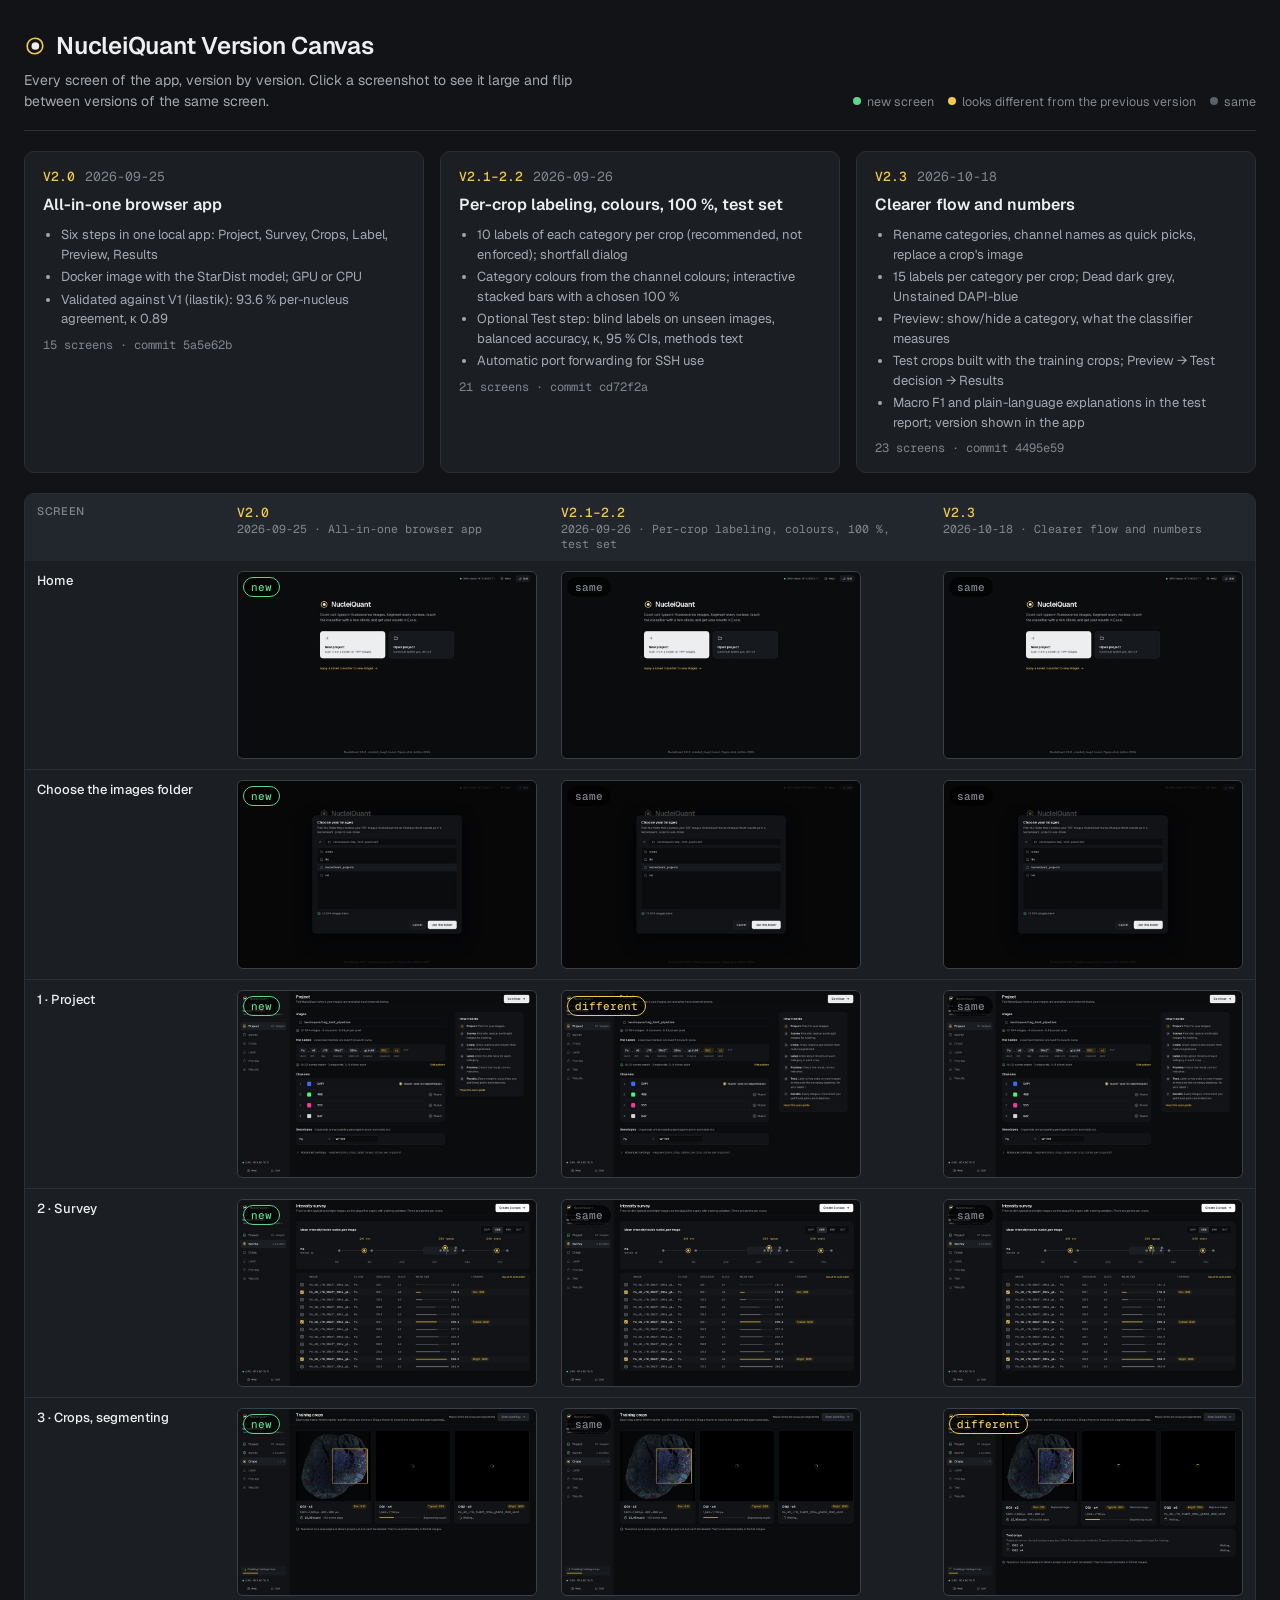
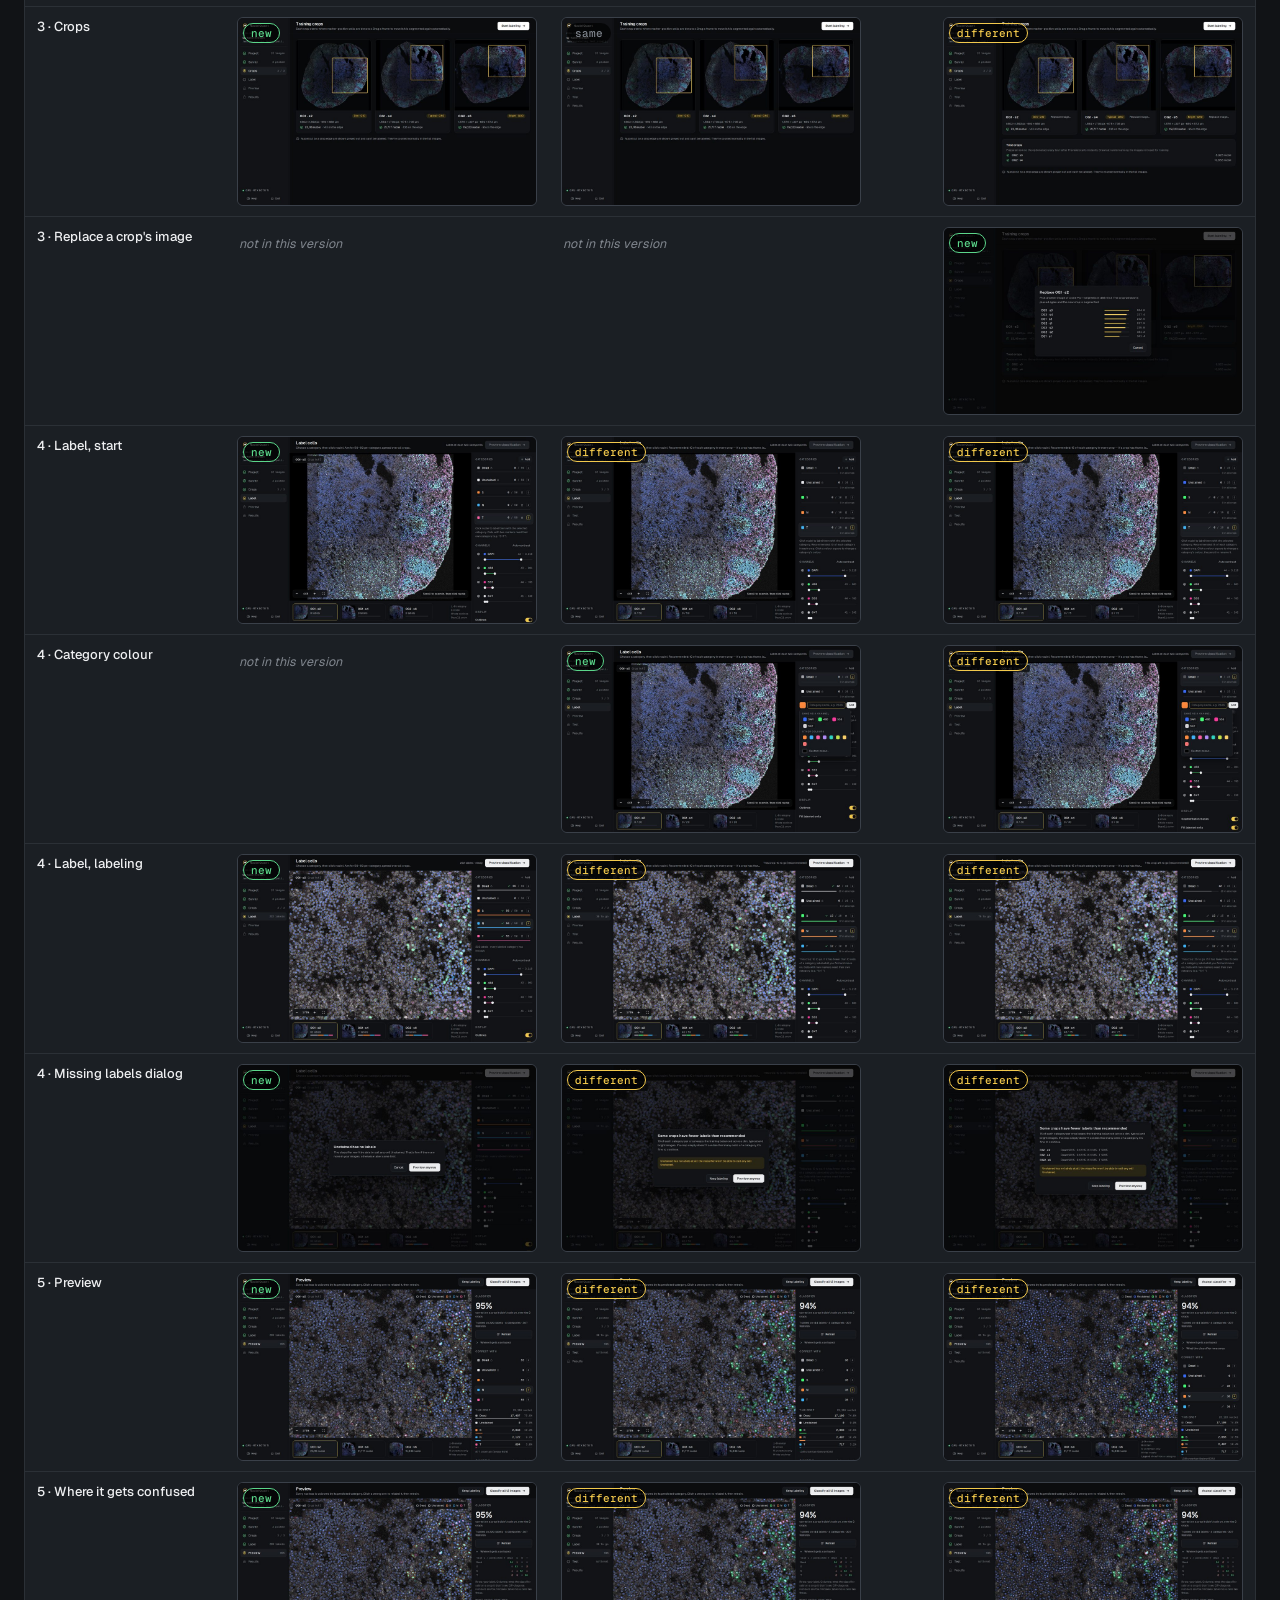
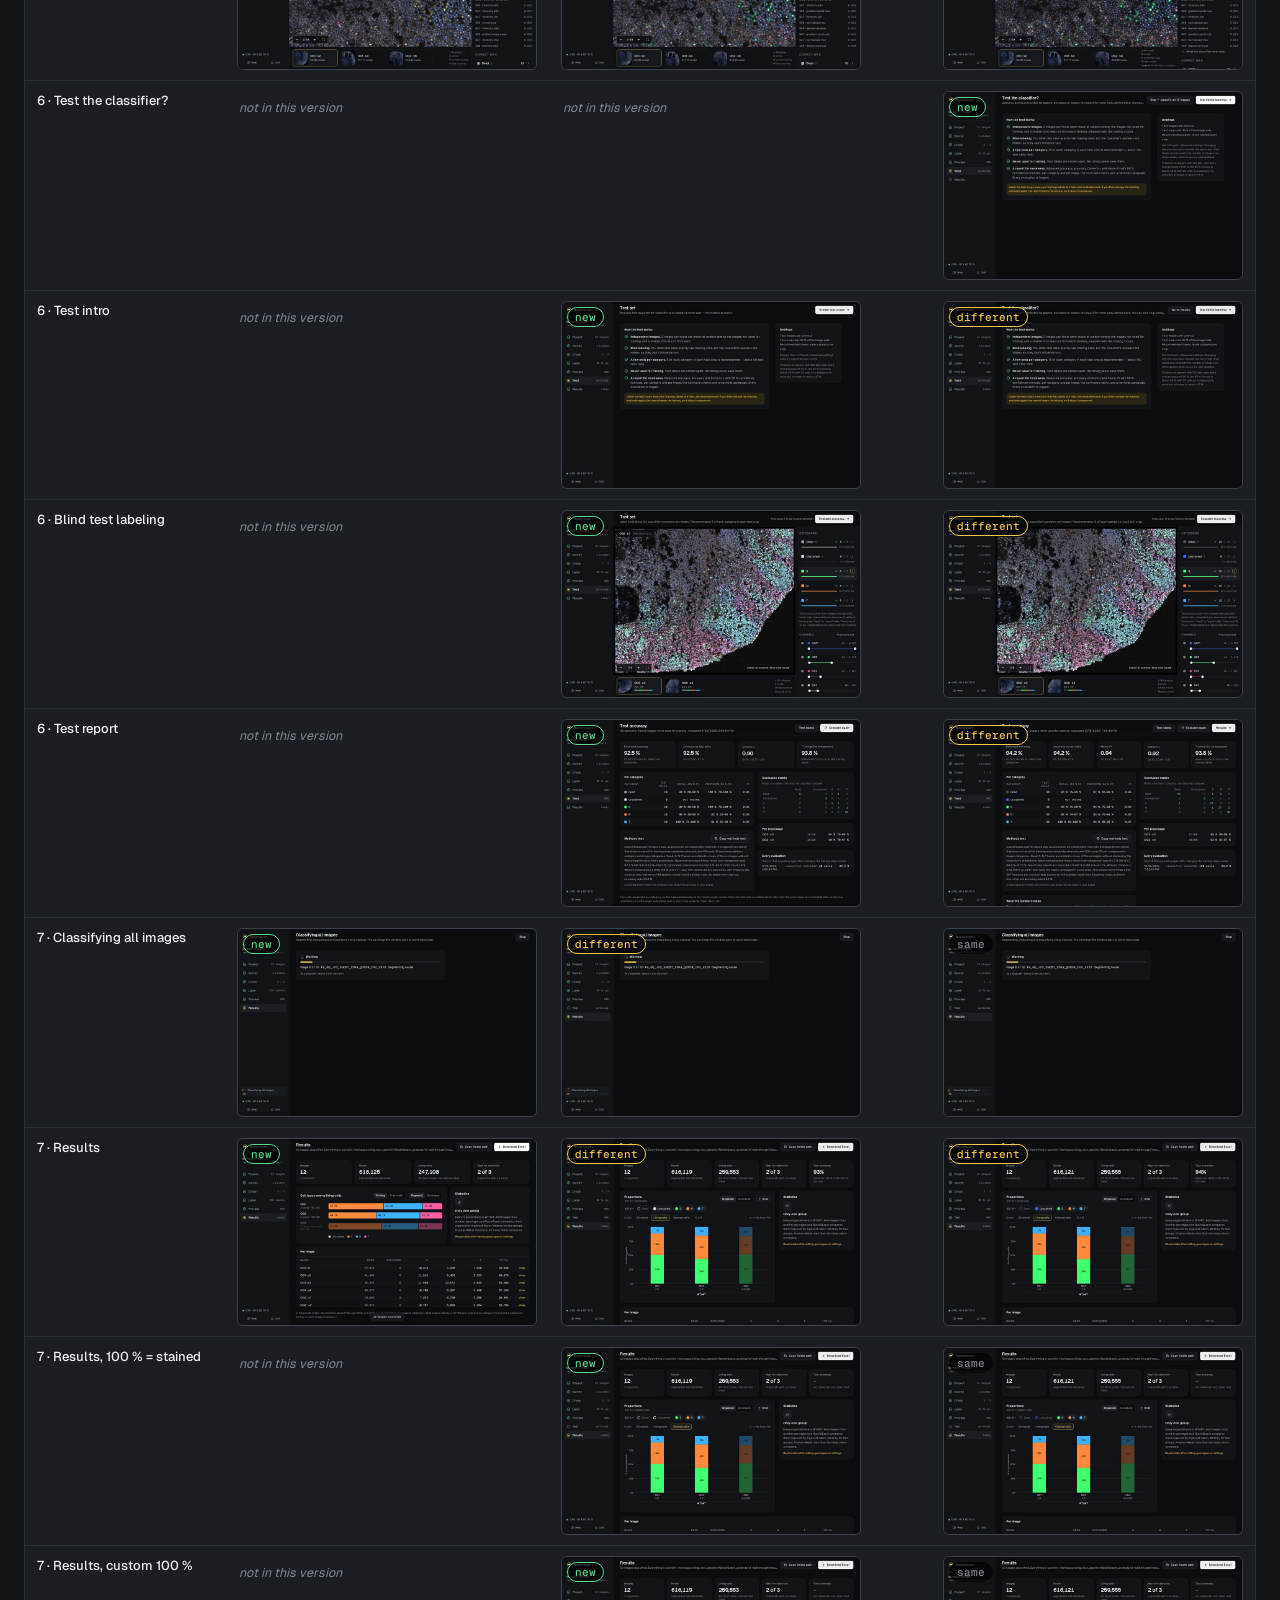
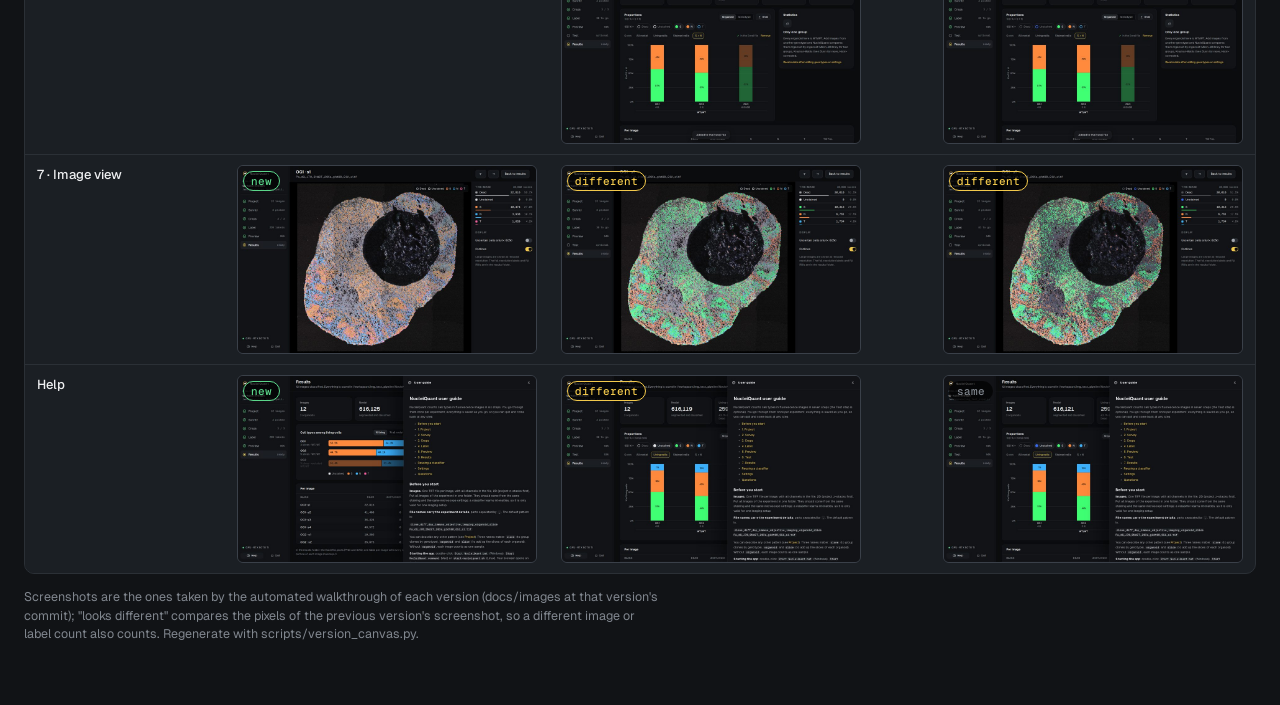
<file: docs/versions/index.html>
<!doctype html>
<html lang="en">
<head>
<meta charset="utf-8">
<meta name="viewport" content="width=device-width, initial-scale=1">
<title>NucleiQuant Version Canvas</title>
<link rel="stylesheet" href="https://fonts.googleapis.com/css2?family=Geist:wght@400;500;600&family=Geist+Mono:wght@400;500&display=swap">
<style>
:root {
  color-scheme: dark;
  --bg: #111316; --panel: #1B1F24; --panel-2: #22272E; --line: #2B3036; --line-2: #3A4049;
  --text: #EDEEF0; --text-2: #A3A9B1; --text-3: #80868E; --accent: #F2C94C; --accent-bg: rgba(242,201,76,0.14);
  --new: #5BD68A; --changed: #F2C94C; --same: #5A6068;
  --sans: "Geist", "Helvetica Neue", Arial, sans-serif; --mono: "Geist Mono", "SFMono-Regular", Menlo, monospace;
}
* { box-sizing: border-box; }
body { margin: 0; background: var(--bg); color: var(--text); font: 14px/1.5 var(--sans); padding-block: 0 48px; }
.wrap { padding-inline: 24px; }
header.top { display: flex; flex-wrap: wrap; align-items: flex-end; gap: 12px 24px; padding-block: 28px 18px; border-bottom: 1px solid var(--line); }
header.top h1 { margin: 0; font-size: 24px; font-weight: 600; letter-spacing: -0.01em; display: flex; align-items: center; gap: 10px; text-wrap: balance; }
header.top p { margin: 0; color: var(--text-2); max-width: 64ch; }
.legend { display: flex; gap: 14px; align-items: center; color: var(--text-3); font-size: 12.5px; margin-left: auto; }
.legend i { display: inline-block; width: 8px; height: 8px; border-radius: 50%; margin-right: 6px; vertical-align: 1px; }
.timeline { display: grid; grid-template-columns: repeat(auto-fit, minmax(260px, 1fr)); gap: 16px; padding-block: 20px; }
.ver { background: var(--panel); border: 1px solid var(--line); border-radius: 10px; padding: 16px 18px; display: flex; flex-direction: column; gap: 8px; }
.ver .tag { font: 500 13px var(--mono); color: var(--accent); display: flex; gap: 10px; align-items: baseline; }
.ver .tag span { color: var(--text-3); font-weight: 400; }
.ver h2 { margin: 0; font-size: 16px; font-weight: 600; }
.ver ul { margin: 0; padding-left: 18px; color: var(--text-2); font-size: 13px; display: flex; flex-direction: column; gap: 3px; }
.ver .n { color: var(--text-3); font: 12px var(--mono); }
.grid-wrap { overflow-x: auto; border: 1px solid var(--line); border-radius: 10px; background: var(--panel); }
table.grid { border-collapse: separate; border-spacing: 0; min-width: 100%; }
table.grid th, table.grid td { padding: 10px 12px; border-bottom: 1px solid var(--line); vertical-align: top; text-align: left; }
table.grid thead th { position: sticky; top: 0; background: var(--panel-2); z-index: 2; font: 500 13px var(--mono); color: var(--accent); }
table.grid thead th small { display: block; color: var(--text-3); font-weight: 400; font-size: 11.5px; }
table.grid th.screen { position: sticky; left: 0; background: var(--panel); z-index: 1; width: 200px; min-width: 160px; font-weight: 500; font-size: 13px; }
table.grid thead th.screen { z-index: 3; background: var(--panel-2); color: var(--text-3); font: 500 11px var(--sans); letter-spacing: 0.06em; text-transform: uppercase; }
table.grid tr:last-child td, table.grid tr:last-child th { border-bottom: none; }
.cell { position: relative; width: 300px; max-width: 42vw; }
.cell button { display: block; width: 100%; padding: 0; border: 1px solid var(--line-2); border-radius: 6px; background: #000; cursor: pointer; overflow: hidden; }
.cell button:hover, .cell button:focus-visible { border-color: var(--accent); outline: none; }
.cell img { display: block; width: 100%; height: auto; }
.cell .st { position: absolute; top: 6px; left: 6px; font: 500 11px var(--mono); padding: 2px 7px; border-radius: 999px; background: rgba(0,0,0,0.7); border: 1px solid transparent; }
.st.new { color: var(--new); border-color: var(--new); }
.st.changed { color: var(--changed); border-color: var(--changed); }
.st.same { color: var(--text-3); }
.none { color: var(--text-3); font-size: 12.5px; padding: 8px 2px; font-style: italic; }
.foot { color: var(--text-3); font-size: 12.5px; margin-top: 14px; max-width: 80ch; }
/* lightbox */
.lb { position: fixed; inset: 0; background: rgba(0,0,0,0.88); display: none; flex-direction: column; z-index: 10; }
.lb.on { display: flex; }
.lb .bar { display: flex; flex-wrap: wrap; align-items: center; gap: 8px 14px; padding: 12px 20px; padding-top: calc(12px + env(safe-area-inset-top, 0px)); color: var(--text); }
.lb .bar .name { font-weight: 600; font-size: 15px; margin-right: 6px; }
.lb .tabs { display: flex; gap: 6px; }
.lb .tabs button { font: 500 12.5px var(--mono); padding: 5px 10px; border-radius: 6px; border: 1px solid var(--line-2); background: var(--panel); color: var(--text-2); cursor: pointer; }
.lb .tabs button[aria-pressed="true"] { background: var(--accent-bg); color: var(--accent); border-color: var(--accent); }
.lb .tabs button:disabled { opacity: 0.35; cursor: default; }
.lb .bar .hint { color: var(--text-3); font-size: 12.5px; }
.lb .bar .close { margin-left: auto; width: 36px; height: 36px; border-radius: 8px; border: 1px solid var(--line-2); background: var(--panel); color: var(--text); cursor: pointer; font-size: 18px; }
.lb .view { flex: 1; display: flex; align-items: center; justify-content: center; padding: 0 20px 20px; min-height: 0; }
.lb .view img { max-width: 100%; max-height: 100%; border: 1px solid var(--line-2); border-radius: 6px; background: #000; }
@media (max-width: 700px) { .wrap { padding-inline: 16px; } .cell { width: 220px; } .legend { margin-left: 0; } }
@media (prefers-reduced-motion: no-preference) { .cell button { transition: border-color 0.15s; } }
</style>
<div class="wrap">
  <header class="top">
    <div style="display:flex;flex-direction:column;gap:6px">
      <h1><svg width="22" height="22" viewBox="0 0 24 24" fill="none" aria-hidden="true"><path d="M12 3.5c4.9 0 8.5 3.4 8.5 8.2 0 4.9-3.9 8.8-8.9 8.8-4.8 0-8.1-3.6-8.1-8.3 0-4.9 3.7-8.7 8.5-8.7z" stroke="#F2C94C" stroke-width="1.8"/><circle cx="12.4" cy="12" r="4.2" fill="#EDEEF0"/></svg>NucleiQuant Version Canvas</h1>
      <p>Every screen of the app, version by version. Click a screenshot to see it large and flip between versions of the same screen.</p>
    </div>
    <div class="legend"><span><i style="background:var(--new)"></i>new screen</span><span><i style="background:var(--changed)"></i>looks different from the previous version</span><span><i style="background:var(--same)"></i>same</span></div>
  </header>
  <section class="timeline" id="timeline" aria-label="Versions"></section>
  <div class="grid-wrap"><table class="grid" id="grid"><thead></thead><tbody></tbody></table></div>
  <p class="foot">Screenshots are the ones taken by the automated walkthrough of each version (docs/images at that version's commit); "looks different" compares the pixels of the previous version's screenshot, so a different image or label count also counts. Regenerate with scripts/version_canvas.py.</p>
</div>
<div class="lb" id="lb" role="dialog" aria-modal="true" aria-label="Screenshot">
  <div class="bar"><span class="name" id="lbName"></span><div class="tabs" id="lbTabs"></div><span class="hint">← → switch version · Esc close</span><button class="close" id="lbClose" aria-label="Close">×</button></div>
  <div class="view"><img id="lbImg" alt=""></div>
</div>
<script>
const M = {"versions": [{"tag": "V2.0", "commit": "5a5e62b", "date": "2026-09-25", "title": "All-in-one browser app", "notes": ["Six steps in one local app: Project, Survey, Crops, Label, Preview, Results", "Docker image with the StarDist model; GPU or CPU", "Validated against V1 (ilastik): 93.6 % per-nucleus agreement, κ 0.89"]}, {"tag": "V2.1–2.2", "commit": "cd72f2a", "date": "2026-09-26", "title": "Per-crop labeling, colours, 100 %, test set", "notes": ["10 labels of each category per crop (recommended, not enforced); shortfall dialog", "Category colours from the channel colours; interactive stacked bars with a chosen 100 %", "Optional Test step: blind labels on unseen images, balanced accuracy, κ, 95 % CIs, methods text", "Automatic port forwarding for SSH use"]}, {"tag": "V2.3", "commit": "4495e59", "date": "2026-10-18", "title": "Clearer flow and numbers", "notes": ["Rename categories, channel names as quick picks, replace a crop's image", "15 labels per category per crop; Dead dark grey, Unstained DAPI-blue", "Preview: show/hide a category, what the classifier measures", "Test crops built with the training crops; Preview → Test decision → Results", "Macro F1 and plain-language explanations in the test report; version shown in the app"]}], "screens": [{"id": "01-home", "label": "Home"}, {"id": "01b-folder-picker", "label": "Choose the images folder"}, {"id": "02-project", "label": "1 · Project"}, {"id": "03-survey", "label": "2 · Survey"}, {"id": "04a-crops-running", "label": "3 · Crops, segmenting"}, {"id": "04-crops", "label": "3 · Crops"}, {"id": "04b-replace-dialog", "label": "3 · Replace a crop's image"}, {"id": "05a-label-empty", "label": "4 · Label, start"}, {"id": "05c-colour-picker", "label": "4 · Category colour"}, {"id": "05-label", "label": "4 · Label, labeling"}, {"id": "05b-unused-warning", "label": "4 · Missing labels dialog"}, {"id": "06-preview", "label": "5 · Preview"}, {"id": "06b-preview-confusion", "label": "5 · Where it gets confused"}, {"id": "06c-test-decide", "label": "6 · Test the classifier?"}, {"id": "10b-test-intro", "label": "6 · Test intro"}, {"id": "10c-test-labels", "label": "6 · Blind test labeling"}, {"id": "11-test-report", "label": "6 · Test report"}, {"id": "07-running", "label": "7 · Classifying all images"}, {"id": "08-results", "label": "7 · Results"}, {"id": "08b-results-stained", "label": "7 · Results, 100 % = stained"}, {"id": "08c-results-custom", "label": "7 · Results, custom 100 %"}, {"id": "09-image-view", "label": "7 · Image view"}, {"id": "10-help", "label": "Help"}], "cells": {"V2.0|01-home": {"src": "img/V2.0/01-home.jpg", "w": 960, "h": 600, "status": "new"}, "V2.0|01b-folder-picker": {"src": "img/V2.0/01b-folder-picker.jpg", "w": 960, "h": 600, "status": "new"}, "V2.0|02-project": {"src": "img/V2.0/02-project.jpg", "w": 960, "h": 600, "status": "new"}, "V2.0|03-survey": {"src": "img/V2.0/03-survey.jpg", "w": 960, "h": 600, "status": "new"}, "V2.0|04-crops": {"src": "img/V2.0/04-crops.jpg", "w": 960, "h": 600, "status": "new"}, "V2.0|04a-crops-running": {"src": "img/V2.0/04a-crops-running.jpg", "w": 960, "h": 600, "status": "new"}, "V2.0|05-label": {"src": "img/V2.0/05-label.jpg", "w": 960, "h": 600, "status": "new"}, "V2.0|05a-label-empty": {"src": "img/V2.0/05a-label-empty.jpg", "w": 960, "h": 600, "status": "new"}, "V2.0|05b-unused-warning": {"src": "img/V2.0/05b-unused-warning.jpg", "w": 960, "h": 600, "status": "new"}, "V2.0|06-preview": {"src": "img/V2.0/06-preview.jpg", "w": 960, "h": 600, "status": "new"}, "V2.0|06b-preview-confusion": {"src": "img/V2.0/06b-preview-confusion.jpg", "w": 960, "h": 600, "status": "new"}, "V2.0|07-running": {"src": "img/V2.0/07-running.jpg", "w": 960, "h": 600, "status": "new"}, "V2.0|08-results": {"src": "img/V2.0/08-results.jpg", "w": 960, "h": 600, "status": "new"}, "V2.0|09-image-view": {"src": "img/V2.0/09-image-view.jpg", "w": 960, "h": 600, "status": "new"}, "V2.0|10-help": {"src": "img/V2.0/10-help.jpg", "w": 960, "h": 600, "status": "new"}, "V2.1–2.2|01-home": {"src": "img/V2.1-2.2/01-home.jpg", "w": 960, "h": 600, "status": "same"}, "V2.1–2.2|01b-folder-picker": {"src": "img/V2.1-2.2/01b-folder-picker.jpg", "w": 960, "h": 600, "status": "same"}, "V2.1–2.2|02-project": {"src": "img/V2.1-2.2/02-project.jpg", "w": 960, "h": 600, "status": "changed"}, "V2.1–2.2|03-survey": {"src": "img/V2.1-2.2/03-survey.jpg", "w": 960, "h": 600, "status": "same"}, "V2.1–2.2|04-crops": {"src": "img/V2.1-2.2/04-crops.jpg", "w": 960, "h": 600, "status": "same"}, "V2.1–2.2|04a-crops-running": {"src": "img/V2.1-2.2/04a-crops-running.jpg", "w": 960, "h": 600, "status": "same"}, "V2.1–2.2|05-label": {"src": "img/V2.1-2.2/05-label.jpg", "w": 960, "h": 600, "status": "changed"}, "V2.1–2.2|05a-label-empty": {"src": "img/V2.1-2.2/05a-label-empty.jpg", "w": 960, "h": 600, "status": "changed"}, "V2.1–2.2|05b-unused-warning": {"src": "img/V2.1-2.2/05b-unused-warning.jpg", "w": 960, "h": 600, "status": "changed"}, "V2.1–2.2|05c-colour-picker": {"src": "img/V2.1-2.2/05c-colour-picker.jpg", "w": 960, "h": 600, "status": "new"}, "V2.1–2.2|06-preview": {"src": "img/V2.1-2.2/06-preview.jpg", "w": 960, "h": 600, "status": "changed"}, "V2.1–2.2|06b-preview-confusion": {"src": "img/V2.1-2.2/06b-preview-confusion.jpg", "w": 960, "h": 600, "status": "changed"}, "V2.1–2.2|07-running": {"src": "img/V2.1-2.2/07-running.jpg", "w": 960, "h": 600, "status": "changed"}, "V2.1–2.2|08-results": {"src": "img/V2.1-2.2/08-results.jpg", "w": 960, "h": 600, "status": "changed"}, "V2.1–2.2|08b-results-stained": {"src": "img/V2.1-2.2/08b-results-stained.jpg", "w": 960, "h": 600, "status": "new"}, "V2.1–2.2|08c-results-custom": {"src": "img/V2.1-2.2/08c-results-custom.jpg", "w": 960, "h": 600, "status": "new"}, "V2.1–2.2|09-image-view": {"src": "img/V2.1-2.2/09-image-view.jpg", "w": 960, "h": 600, "status": "changed"}, "V2.1–2.2|10-help": {"src": "img/V2.1-2.2/10-help.jpg", "w": 960, "h": 600, "status": "changed"}, "V2.1–2.2|10b-test-intro": {"src": "img/V2.1-2.2/10b-test-intro.jpg", "w": 960, "h": 600, "status": "new"}, "V2.1–2.2|10c-test-labels": {"src": "img/V2.1-2.2/10c-test-labels.jpg", "w": 960, "h": 600, "status": "new"}, "V2.1–2.2|11-test-report": {"src": "img/V2.1-2.2/11-test-report.jpg", "w": 960, "h": 600, "status": "new"}, "V2.3|01-home": {"src": "img/V2.3/01-home.jpg", "w": 960, "h": 600, "status": "same"}, "V2.3|01b-folder-picker": {"src": "img/V2.3/01b-folder-picker.jpg", "w": 960, "h": 600, "status": "same"}, "V2.3|02-project": {"src": "img/V2.3/02-project.jpg", "w": 960, "h": 600, "status": "same"}, "V2.3|03-survey": {"src": "img/V2.3/03-survey.jpg", "w": 960, "h": 600, "status": "same"}, "V2.3|04-crops": {"src": "img/V2.3/04-crops.jpg", "w": 960, "h": 600, "status": "changed"}, "V2.3|04a-crops-running": {"src": "img/V2.3/04a-crops-running.jpg", "w": 960, "h": 600, "status": "changed"}, "V2.3|04b-replace-dialog": {"src": "img/V2.3/04b-replace-dialog.jpg", "w": 960, "h": 600, "status": "new"}, "V2.3|05-label": {"src": "img/V2.3/05-label.jpg", "w": 960, "h": 600, "status": "changed"}, "V2.3|05a-label-empty": {"src": "img/V2.3/05a-label-empty.jpg", "w": 960, "h": 600, "status": "changed"}, "V2.3|05b-unused-warning": {"src": "img/V2.3/05b-unused-warning.jpg", "w": 960, "h": 600, "status": "changed"}, "V2.3|05c-colour-picker": {"src": "img/V2.3/05c-colour-picker.jpg", "w": 960, "h": 600, "status": "changed"}, "V2.3|06-preview": {"src": "img/V2.3/06-preview.jpg", "w": 960, "h": 600, "status": "changed"}, "V2.3|06b-preview-confusion": {"src": "img/V2.3/06b-preview-confusion.jpg", "w": 960, "h": 600, "status": "changed"}, "V2.3|06c-test-decide": {"src": "img/V2.3/06c-test-decide.jpg", "w": 960, "h": 600, "status": "new"}, "V2.3|07-running": {"src": "img/V2.3/07-running.jpg", "w": 960, "h": 600, "status": "same"}, "V2.3|08-results": {"src": "img/V2.3/08-results.jpg", "w": 960, "h": 600, "status": "changed"}, "V2.3|08b-results-stained": {"src": "img/V2.3/08b-results-stained.jpg", "w": 960, "h": 600, "status": "same"}, "V2.3|08c-results-custom": {"src": "img/V2.3/08c-results-custom.jpg", "w": 960, "h": 600, "status": "same"}, "V2.3|09-image-view": {"src": "img/V2.3/09-image-view.jpg", "w": 960, "h": 600, "status": "changed"}, "V2.3|10-help": {"src": "img/V2.3/10-help.jpg", "w": 960, "h": 600, "status": "same"}, "V2.3|10b-test-intro": {"src": "img/V2.3/10b-test-intro.jpg", "w": 960, "h": 600, "status": "changed"}, "V2.3|10c-test-labels": {"src": "img/V2.3/10c-test-labels.jpg", "w": 960, "h": 600, "status": "changed"}, "V2.3|11-test-report": {"src": "img/V2.3/11-test-report.jpg", "w": 960, "h": 600, "status": "changed"}}};
const cell = (v, s) => M.cells[`${v}|${s}`];
const el = (tag, attrs = {}, ...kids) => { const e = document.createElement(tag); for (const [k, val] of Object.entries(attrs)) { if (k === "class") e.className = val; else if (k.startsWith("on")) e.addEventListener(k.slice(2), val); else if (val != null) e.setAttribute(k, val); } for (const k of kids.flat()) if (k != null) e.append(k); return e; };

const tl = document.getElementById("timeline");
for (const v of M.versions) {
  const n = M.screens.filter((s) => cell(v.tag, s.id)).length;
  tl.append(el("article", { class: "ver" },
    el("div", { class: "tag" }, v.tag, el("span", {}, v.date)),
    el("h2", {}, v.title),
    el("ul", {}, ...v.notes.map((t) => el("li", {}, t))),
    el("div", { class: "n" }, `${n} screens · commit ${v.commit}`)));
}

const thead = document.querySelector("#grid thead"), tbody = document.querySelector("#grid tbody");
thead.append(el("tr", {}, el("th", { class: "screen" }, "Screen"), ...M.versions.map((v) => el("th", {}, v.tag, el("small", {}, `${v.date} · ${v.title}`)))));
for (const s of M.screens) {
  const tr = el("tr", {}, el("th", { class: "screen", scope: "row" }, s.label));
  for (const v of M.versions) {
    const c = cell(v.tag, s.id);
    tr.append(el("td", {}, c
      ? el("div", { class: "cell" },
          el("button", { type: "button", "aria-label": `${s.label}, ${v.tag}`, onclick: () => open(s.id, v.tag) },
            el("img", { src: c.src, width: c.w, height: c.h, loading: "lazy", alt: "" })),
          el("span", { class: `st ${c.status}` }, c.status === "new" ? "new" : c.status === "changed" ? "different" : "same"))
      : el("div", { class: "none" }, "not in this version")));
  }
  tbody.append(tr);
}

// Lightbox: one screen, switch versions
const lb = document.getElementById("lb"), lbImg = document.getElementById("lbImg"), lbName = document.getElementById("lbName"), lbTabs = document.getElementById("lbTabs");
let cur = null;
function open(sid, tag) {
  cur = { sid, tag };
  const s = M.screens.find((x) => x.id === sid);
  lbName.textContent = s.label;
  lbTabs.innerHTML = "";
  for (const v of M.versions) {
    const c = cell(v.tag, sid);
    lbTabs.append(el("button", { type: "button", disabled: c ? null : "", "aria-pressed": v.tag === tag ? "true" : "false", onclick: () => open(sid, v.tag) }, v.tag));
  }
  const c = cell(tag, sid);
  lbImg.src = c.src; lbImg.alt = `${s.label}, ${tag}`;
  lb.classList.add("on");
}
function close() { lb.classList.remove("on"); cur = null; }
function step(d) {
  if (!cur) return;
  const tags = M.versions.map((v) => v.tag).filter((t) => cell(t, cur.sid));
  const i = tags.indexOf(cur.tag);
  const j = i + d;
  if (j >= 0 && j < tags.length) open(cur.sid, tags[j]);
}
document.getElementById("lbClose").addEventListener("click", close);
lb.addEventListener("click", (e) => { if (e.target === lb || e.target.classList.contains("view")) close(); });
document.addEventListener("keydown", (e) => {
  if (!cur) return;
  if (e.key === "Escape") close();
  if (e.key === "ArrowRight") step(1);
  if (e.key === "ArrowLeft") step(-1);
});
</script>

</html>
</file>
